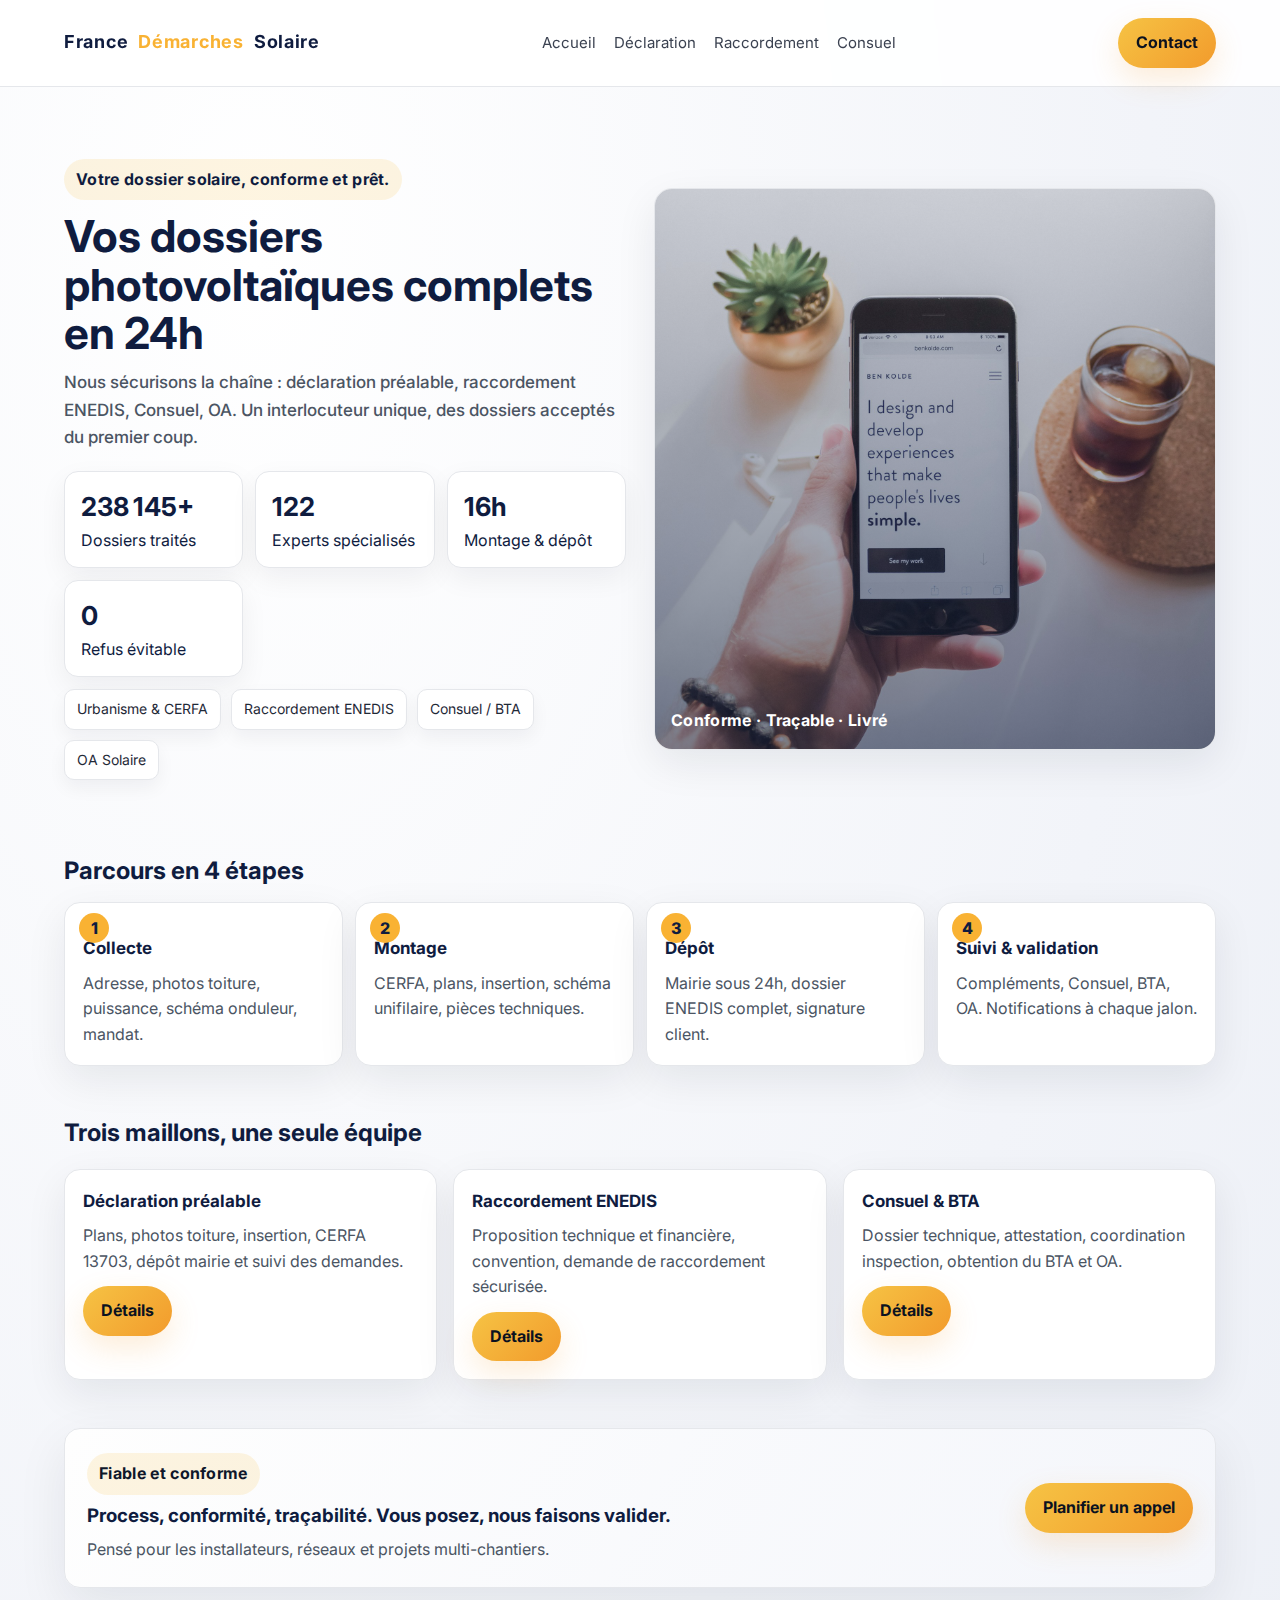
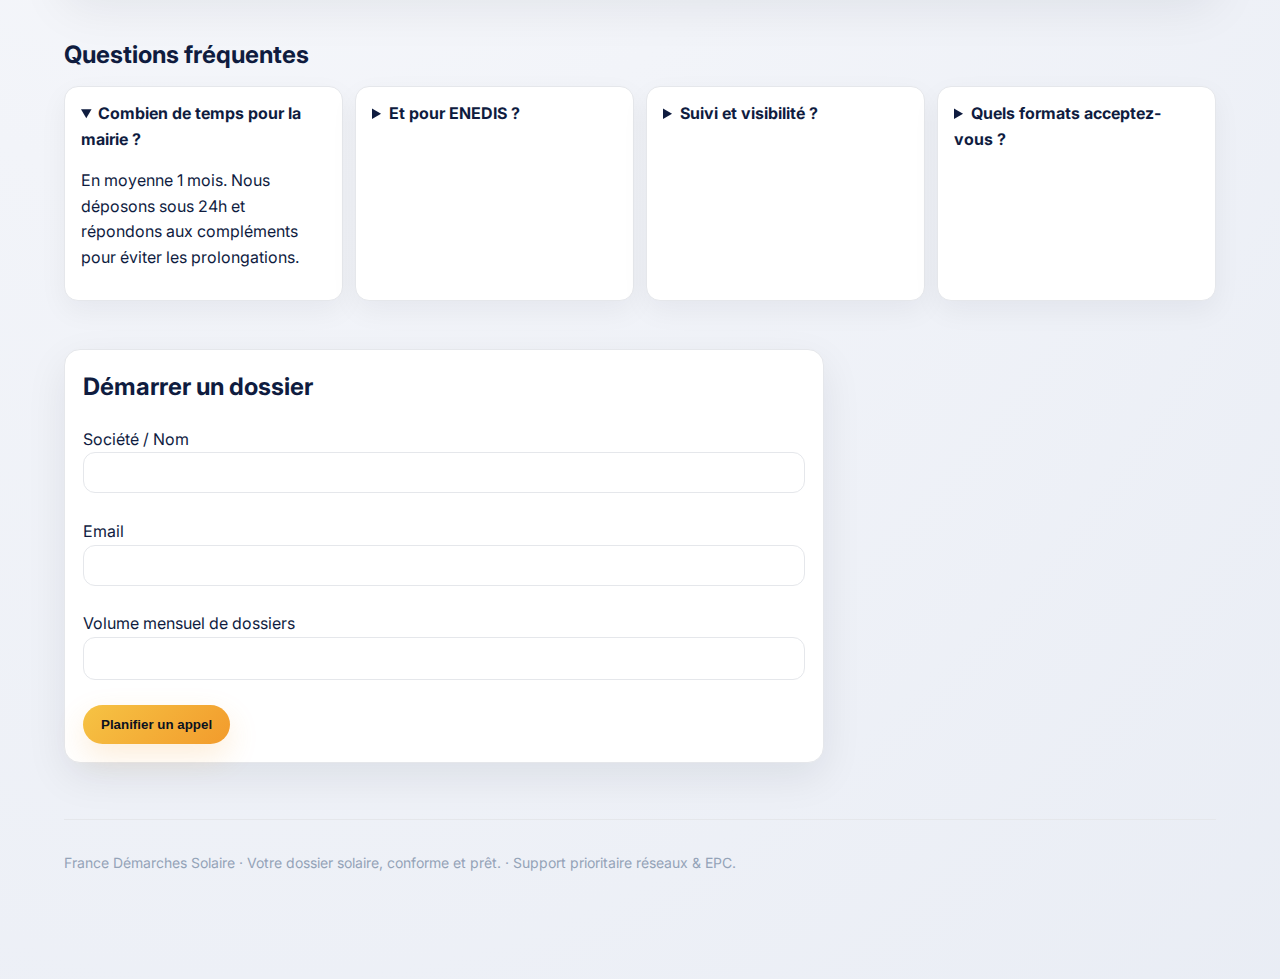
<file: index.html>
<!doctype html>
<html lang="fr">
<head>
  <meta charset="utf-8" />
  <meta name="viewport" content="width=device-width,initial-scale=1" />
  <title>France Démarches Solaire · Vos dossiers photovoltaïques</title>
  <link rel="stylesheet" href="style.css" />
  <link rel="preconnect" href="https://fonts.googleapis.com">
  <link rel="preconnect" href="https://fonts.gstatic.com" crossorigin>
  <link href="https://fonts.googleapis.com/css2?family=Inter:wght@400;500;600;700&family=Space+Grotesk:wght@500;600&display=swap" rel="stylesheet">
  <link rel="icon" type="image/x-icon" href="favicon.ico">
</head>
<body>
<header>
  <div class="navbar">
    <div class="logo">France <span>Démarches</span> Solaire</div>
    <nav class="nav-links">
      <a href="index.html">Accueil</a>
      <a href="declaration.html">Déclaration</a>
      <a href="raccordement.html">Raccordement</a>
      <a href="consuel.html">Consuel</a>
    </nav>
    <a class="button" href="#contact">Contact</a>
  </div>
</header>
<main>
  <section class="hero">
    <div>
      <div class="tag">Votre dossier solaire, conforme et prêt.</div>
      <h1>Vos dossiers photovoltaïques complets en 24h</h1>
      <p class="hero-subtitle">Nous sécurisons la chaîne : déclaration préalable, raccordement ENEDIS, Consuel, OA. Un interlocuteur unique, des dossiers acceptés du premier coup.</p>
      <div class="stats" id="live-stats-home">
        <div class="stat"><strong id="stat-dossiers">0</strong>Dossiers traités</div>
        <div class="stat"><strong id="stat-experts">0</strong>Experts spécialisés</div>
        <div class="stat"><strong id="stat-delai-home">0h</strong>Montage & dépôt</div>
        <div class="stat"><strong id="stat-refus">0</strong>Refus évitable</div>
      </div>
      <div class="badge-stack">
        <div class="badge">Urbanisme & CERFA</div>
        <div class="badge">Raccordement ENEDIS</div>
        <div class="badge">Consuel / BTA</div>
        <div class="badge">OA Solaire</div>
      </div>
    </div>
    <div class="hero-visual card" aria-label="Parc solaire">
      <img src="assets/hero-accueil.jpg" alt="Champ de panneaux photovoltaïques avec technicien">
      <div class="hero-visual-overlay"></div>
      <div class="hero-visual-text">Conforme · Traçable · Livré</div>
    </div>
  </section>

  <h2 class="section-title">Parcours en 4 étapes</h2>
  <div class="pipeline">
    <div class="card"><h3>Collecte</h3><p>Adresse, photos toiture, puissance, schéma onduleur, mandat.</p></div>
    <div class="card"><h3>Montage</h3><p>CERFA, plans, insertion, schéma unifilaire, pièces techniques.</p></div>
    <div class="card"><h3>Dépôt</h3><p>Mairie sous 24h, dossier ENEDIS complet, signature client.</p></div>
    <div class="card"><h3>Suivi & validation</h3><p>Compléments, Consuel, BTA, OA. Notifications à chaque jalon.</p></div>
  </div>

  <h2 class="section-title">Trois maillons, une seule équipe</h2>
  <div class="card-grid">
    <div class="card">
      <h3>Déclaration préalable</h3>
      <p>Plans, photos toiture, insertion, CERFA 13703, dépôt mairie et suivi des demandes.</p>
      <a class="button" style="margin-top:12px; display:inline-block;" href="declaration.html">Détails</a>
    </div>
    <div class="card">
      <h3>Raccordement ENEDIS</h3>
      <p>Proposition technique et financière, convention, demande de raccordement sécurisée.</p>
      <a class="button" style="margin-top:12px; display:inline-block;" href="raccordement.html">Détails</a>
    </div>
    <div class="card">
      <h3>Consuel & BTA</h3>
      <p>Dossier technique, attestation, coordination inspection, obtention du BTA et OA.</p>
      <a class="button" style="margin-top:12px; display:inline-block;" href="consuel.html">Détails</a>
    </div>
  </div>

  <div class="band">
    <div>
      <div class="tag" style="background:rgba(246,195,68,0.16); color:#0f172a;">Fiable et conforme</div>
      <h3 style="margin:6px 0 6px;">Process, conformité, traçabilité. Vous posez, nous faisons valider.</h3>
      <p style="margin:0; color:#4b5563;">Pensé pour les installateurs, réseaux et projets multi-chantiers.</p>
    </div>
    <a class="button" href="#contact">Planifier un appel</a>
  </div>

  <h2 class="section-title">Questions fréquentes</h2>
  <div class="faq">
    <details open><summary>Combien de temps pour la mairie ?</summary><p>En moyenne 1 mois. Nous déposons sous 24h et répondons aux compléments pour éviter les prolongations.</p></details>
    <details><summary>Et pour ENEDIS ?</summary><p>Les délais varient par zone. Notre dossier complet réduit les allers-retours et sécurise la PTF.</p></details>
    <details><summary>Suivi et visibilité ?</summary><p>Tableau de bord avec jalons : dépôt, réponse mairie, PTF, Consuel, BTA, OA.</p></details>
    <details><summary>Quels formats acceptez-vous ?</summary><p>PDF haute résolution pour plans/photos, schémas unifilaires, CCTP. Nous pouvons redresser/normaliser.</p></details>
  </div>

  <section id="contact" style="margin-top:48px;">
    <div class="card" style="max-width:760px;">
      <h2 style="margin-top:0;">Démarrer un dossier</h2>
      <form>
        <label>Société / Nom<br><input required style="width:100%;padding:12px;border-radius:12px;border:1px solid var(--line);background:rgba(255,255,255,0.05);color:#fff;"></label><br><br>
        <label>Email<br><input type="email" required style="width:100%;padding:12px;border-radius:12px;border:1px solid var(--line);background:rgba(255,255,255,0.05);color:#fff;"></label><br><br>
        <label>Volume mensuel de dossiers<br>
          <select style="width:100%;padding:12px;border-radius:12px;border:1px solid var(--line);background:rgba(255,255,255,0.05);color:#fff;">
            <option>1-5</option><option>6-20</option><option>21-50</option><option>50+</option>
          </select>
        </label><br><br>
        <button type="submit" class="button">Planifier un appel</button>
      </form>
    </div>
  </section>

  <div class="footer">France Démarches Solaire · Votre dossier solaire, conforme et prêt. · Support prioritaire réseaux & EPC.</div>
</main>
<script>
function countUp(el, target, suffix=''){ 
  const duration = 1200; 
  const start = performance.now();
  function tick(now){
    const p = Math.min((now-start)/duration,1);
    const val = Math.floor(target*p);
    el.textContent = val.toLocaleString('fr-FR') + suffix;
    if(p<1) requestAnimationFrame(tick);
  }
  requestAnimationFrame(tick);
}
document.addEventListener('DOMContentLoaded', () => {
  countUp(document.getElementById('stat-dossiers'), 350000, '+');
  countUp(document.getElementById('stat-experts'), 180);
  countUp(document.getElementById('stat-delai-home'), 24, 'h');
  document.getElementById('stat-refus').textContent = '0';
});
</script>
</body>
</html>
</file>
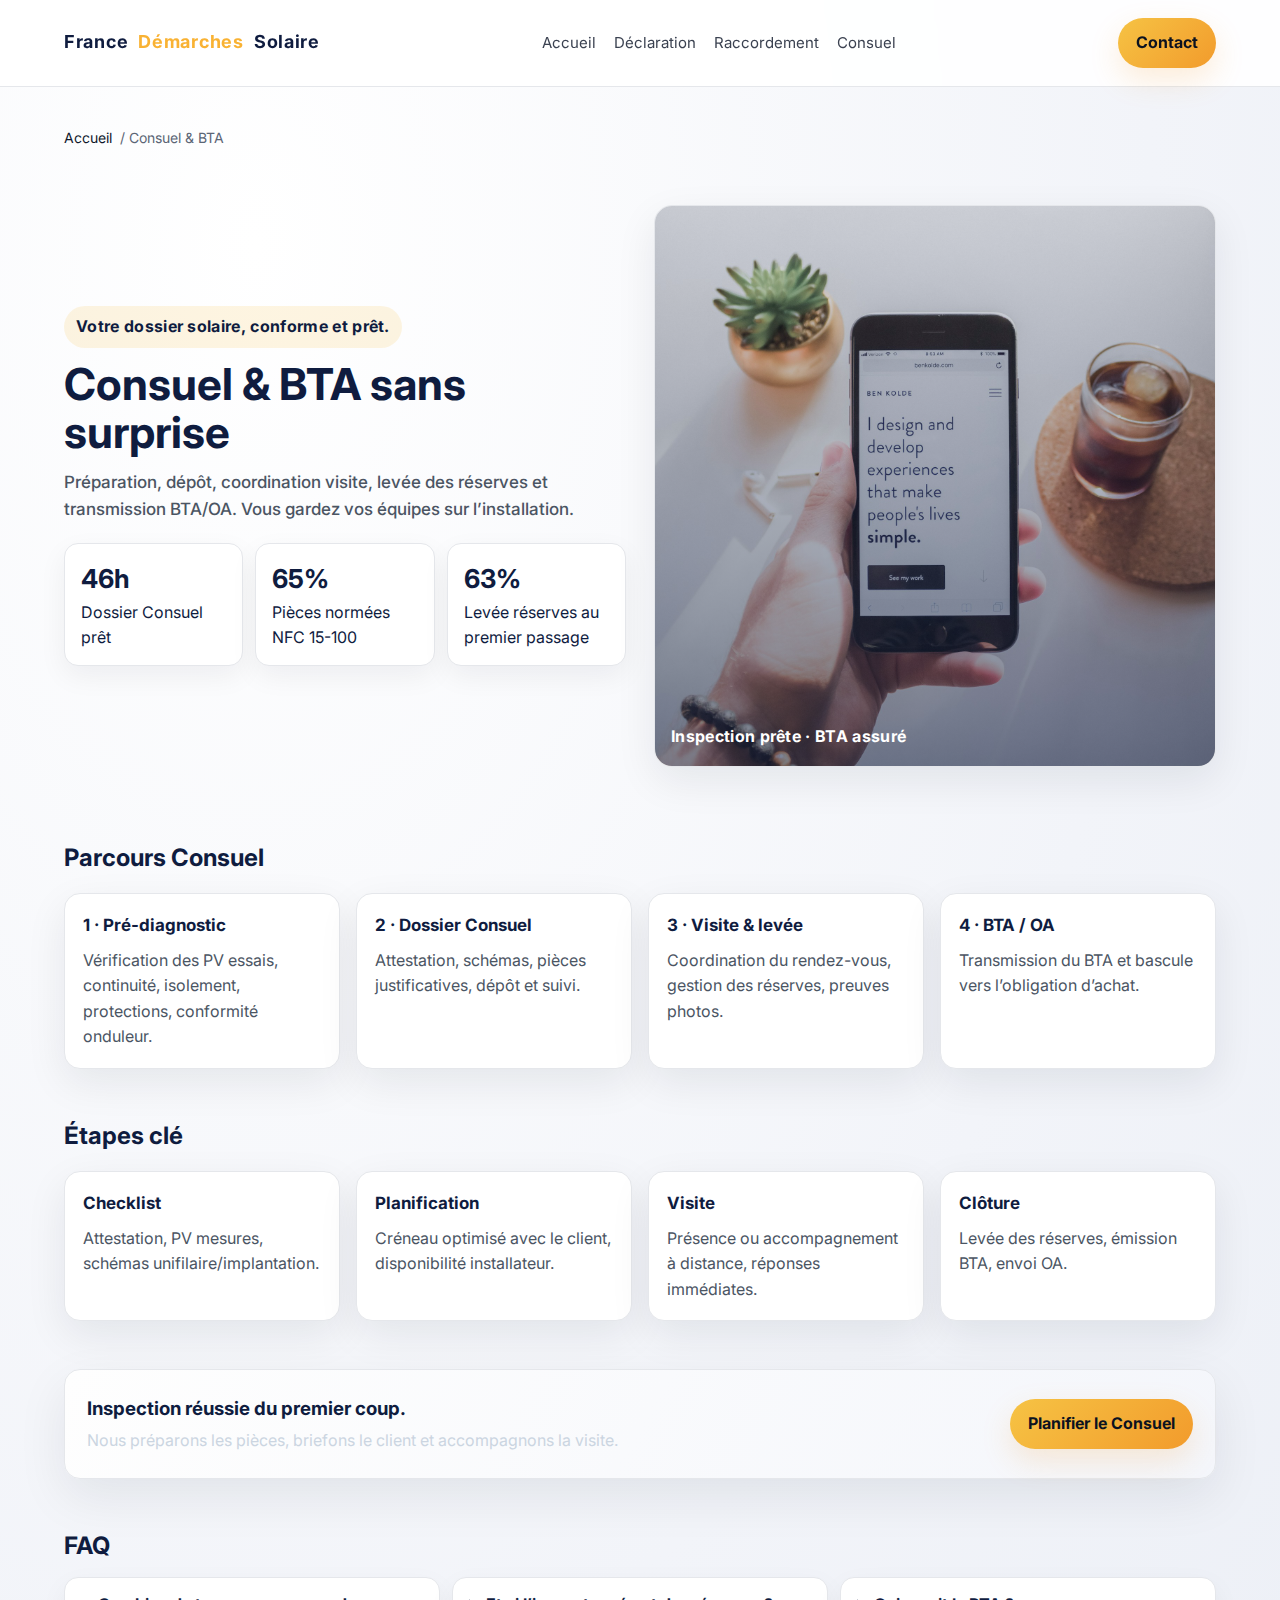
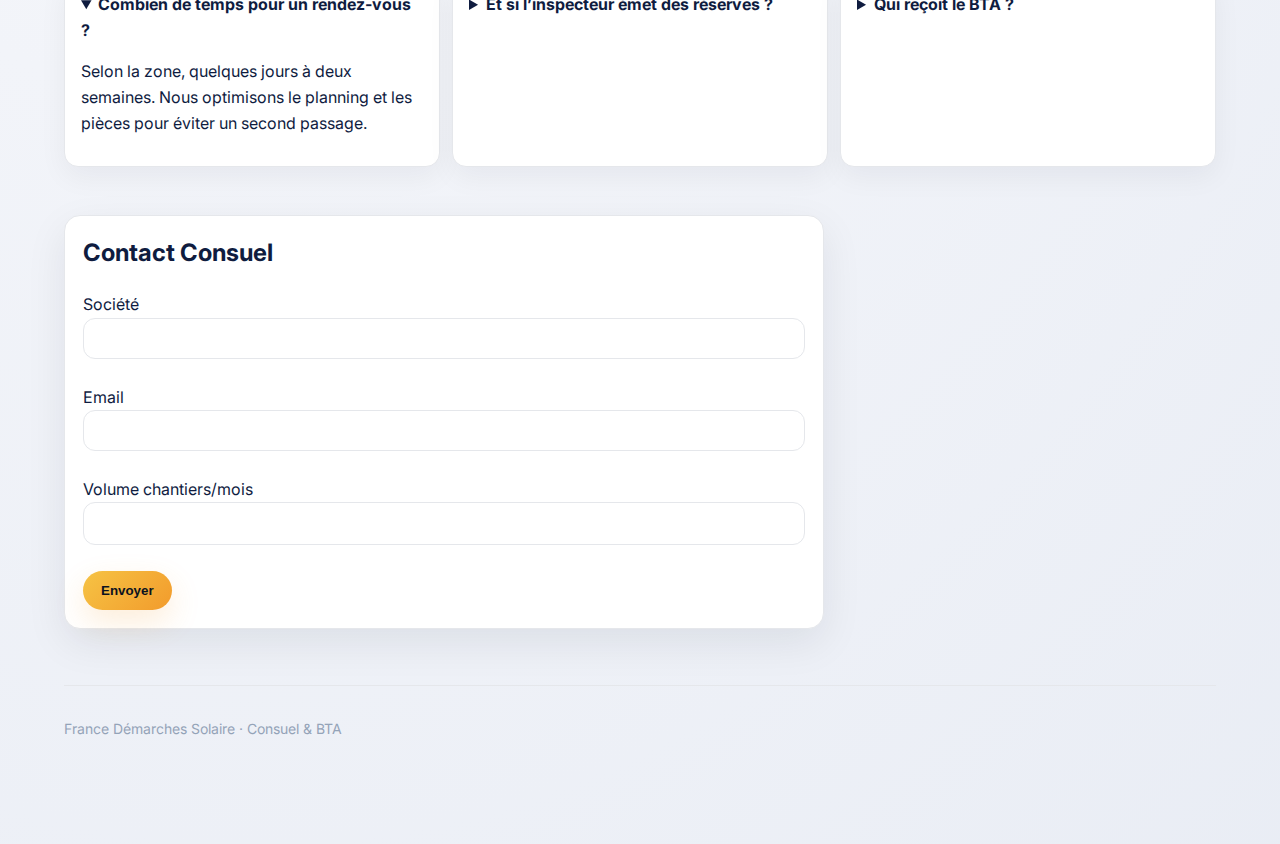
<file: consuel.html>
<!doctype html>
<html lang="fr">
<head>
  <meta charset="utf-8" />
  <meta name="viewport" content="width=device-width,initial-scale=1" />
  <title>Consuel & BTA photovoltaïque · France Démarches Solaire</title>
  <link rel="stylesheet" href="style.css" />
  <link rel="preconnect" href="https://fonts.googleapis.com">
  <link rel="preconnect" href="https://fonts.gstatic.com" crossorigin>
  <link href="https://fonts.googleapis.com/css2?family=Inter:wght@400;500;600;700&family=Space+Grotesk:wght@500;600&display=swap" rel="stylesheet">
  <link rel="icon" type="image/x-icon" href="favicon.ico">
</head>
<body>
<header>
  <div class="navbar">
    <div class="logo">France <span>Démarches</span> Solaire</div>
    <nav class="nav-links">
      <a href="index.html">Accueil</a>
      <a href="declaration.html">Déclaration</a>
      <a href="raccordement.html">Raccordement</a>
      <a href="consuel.html">Consuel</a>
    </nav>
    <a class="button" href="#contact">Contact</a>
  </div>
</header>
<main>
  <div class="crumbs"><a href="index.html">Accueil</a> / Consuel & BTA</div>
  <section class="hero">
    <div>
      <div class="tag">Votre dossier solaire, conforme et prêt.</div>
      <h1>Consuel & BTA sans surprise</h1>
      <p class="hero-subtitle">Préparation, dépôt, coordination visite, levée des réserves et transmission BTA/OA. Vous gardez vos équipes sur l’installation.</p>
      <div class="stats" id="live-stats">
        <div class="stat"><strong id="stat-delai">0h</strong>Dossier Consuel prêt</div>
        <div class="stat"><strong id="stat-conformite">0%</strong>Pièces normées NFC 15-100</div>
        <div class="stat"><strong id="stat-reserves">0%</strong>Levée réserves au premier passage</div>
      </div>
    </div>
    <div class="hero-visual card" aria-label="Inspection Consuel">
      <img src="assets/hero-accueil.jpg" alt="Inspection électrique d'une installation photovoltaïque">
      <div class="hero-visual-overlay"></div>
      <div class="hero-visual-text">Inspection prête · BTA assuré</div>
    </div>
  </section>

  <h2 class="section-title">Parcours Consuel</h2>
  <div class="card-grid">
    <div class="card"><h3>1 · Pré-diagnostic</h3><p>Vérification des PV essais, continuité, isolement, protections, conformité onduleur.</p></div>
    <div class="card"><h3>2 · Dossier Consuel</h3><p>Attestation, schémas, pièces justificatives, dépôt et suivi.</p></div>
    <div class="card"><h3>3 · Visite & levée</h3><p>Coordination du rendez-vous, gestion des réserves, preuves photos.</p></div>
    <div class="card"><h3>4 · BTA / OA</h3><p>Transmission du BTA et bascule vers l’obligation d’achat.</p></div>
  </div>

  <h2 class="section-title">Étapes clé</h2>
  <div class="card-grid">
    <div class="card"><h3>Checklist</h3><p>Attestation, PV mesures, schémas unifilaire/implantation.</p></div>
    <div class="card"><h3>Planification</h3><p>Créneau optimisé avec le client, disponibilité installateur.</p></div>
    <div class="card"><h3>Visite</h3><p>Présence ou accompagnement à distance, réponses immédiates.</p></div>
    <div class="card"><h3>Clôture</h3><p>Levée des réserves, émission BTA, envoi OA.</p></div>
  </div>

  <div class="band">
    <div>
      <h3 style="margin:0;">Inspection réussie du premier coup.</h3>
      <p style="margin:4px 0 0; color:#cbd5e1;">Nous préparons les pièces, briefons le client et accompagnons la visite.</p>
    </div>
    <a class="button" href="#contact">Planifier le Consuel</a>
  </div>

  <h2 class="section-title">FAQ</h2>
  <div class="faq">
    <details open><summary>Combien de temps pour un rendez-vous ?</summary><p>Selon la zone, quelques jours à deux semaines. Nous optimisons le planning et les pièces pour éviter un second passage.</p></details>
    <details><summary>Et si l’inspecteur émet des réserves ?</summary><p>Nous documentons, corrigeons et renvoyons les preuves pour lever les réserves sans délai.</p></details>
    <details><summary>Qui reçoit le BTA ?</summary><p>Nous le transmettons à vous et à votre acheteur (OA) pour enclencher la facturation.</p></details>
  </div>

  <section id="contact" style="margin-top:48px;">
    <div class="card" style="max-width:760px;">
      <h2 style="margin-top:0;">Contact Consuel</h2>
      <form>
        <label>Société<br><input required style="width:100%;padding:12px;border-radius:12px;border:1px solid var(--line);background:rgba(255,255,255,0.05);color:#fff;"></label><br><br>
        <label>Email<br><input type="email" required style="width:100%;padding:12px;border-radius:12px;border:1px solid var(--line);background:rgba(255,255,255,0.05);color:#fff;"></label><br><br>
        <label>Volume chantiers/mois<br>
          <select style="width:100%;padding:12px;border-radius:12px;border:1px solid var(--line);background:rgba(255,255,255,0.05);color:#fff;">
            <option>1-5</option><option>6-20</option><option>21-50</option><option>50+</option>
          </select>
        </label><br><br>
        <button type="submit" class="button">Envoyer</button>
      </form>
    </div>
  </section>

  <div class="footer">France Démarches Solaire · Consuel & BTA</div>
</main>
<script>
function countUp(el, target, suffix=''){ const d=1200,s=performance.now();function t(n){const p=Math.min((n-s)/d,1);el.textContent=Math.floor(target*p)+suffix;if(p<1)requestAnimationFrame(t);}requestAnimationFrame(t);}
document.addEventListener('DOMContentLoaded',()=>{countUp(document.getElementById('stat-delai'),72,'h');countUp(document.getElementById('stat-conformite'),100,'%');countUp(document.getElementById('stat-reserves'),98,'%');});
</script>
</body>
</html>
</file>
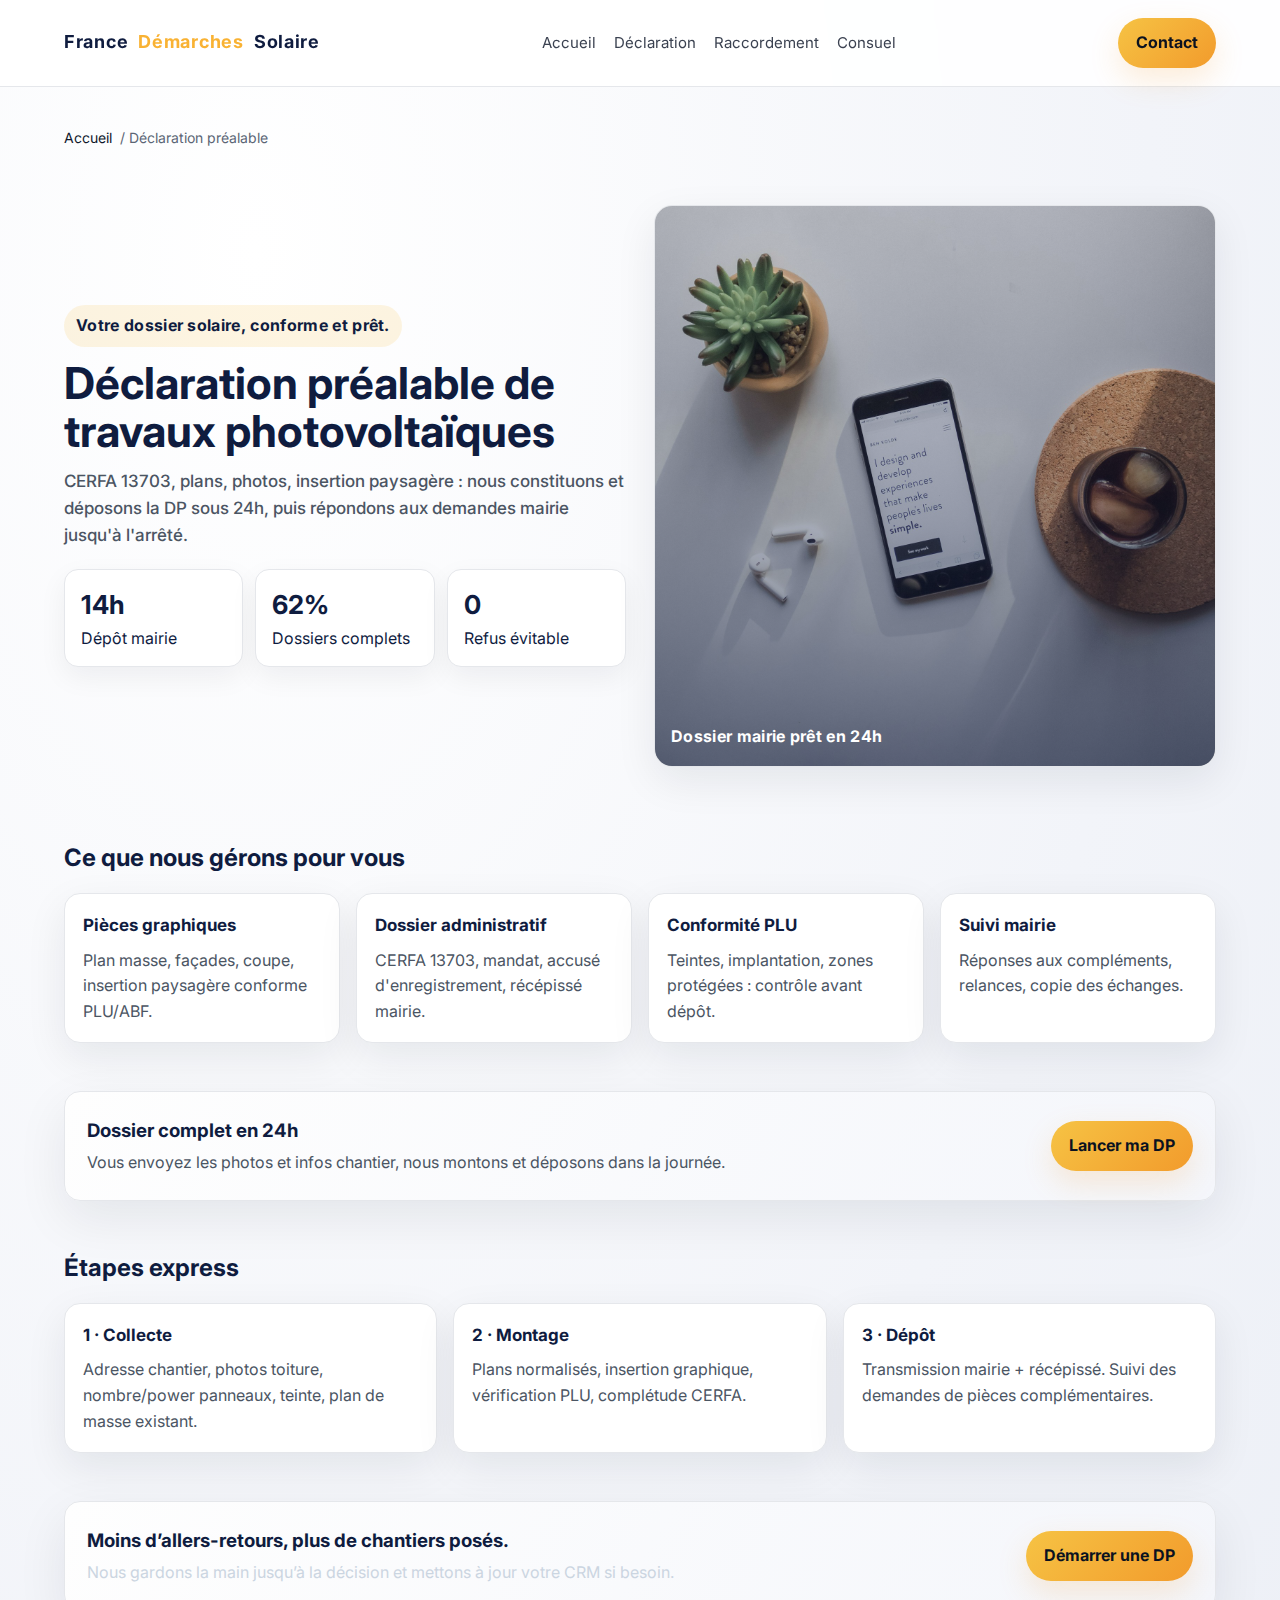
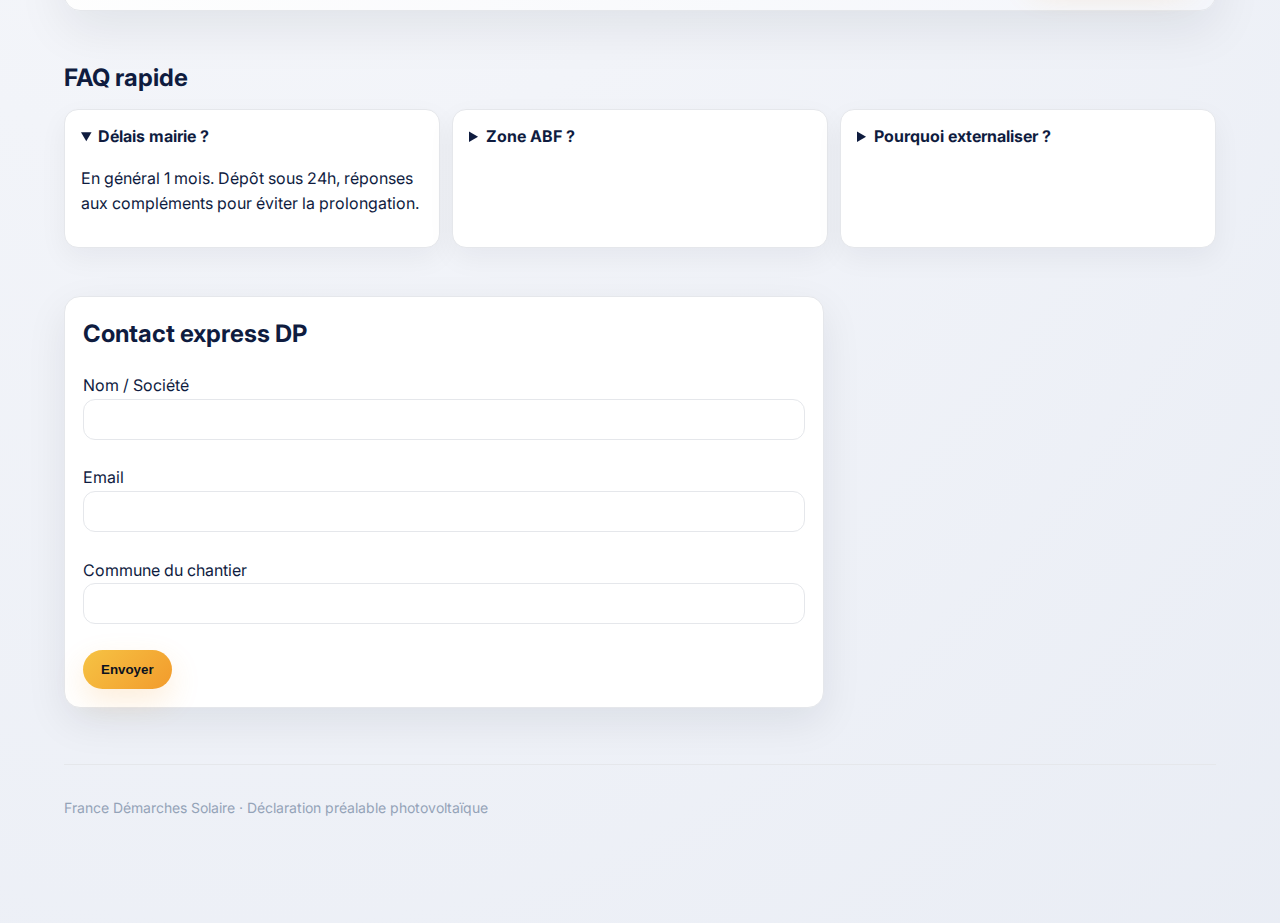
<file: declaration.html>
<!doctype html>
<html lang="fr">
<head>
  <meta charset="utf-8" />
  <meta name="viewport" content="width=device-width,initial-scale=1" />
  <title>Déclaration préalable photovoltaïque · France Démarches Solaire</title>
  <link rel="stylesheet" href="style.css" />
  <link rel="preconnect" href="https://fonts.googleapis.com">
  <link rel="preconnect" href="https://fonts.gstatic.com" crossorigin>
  <link href="https://fonts.googleapis.com/css2?family=Inter:wght@400;500;600;700&family=Space+Grotesk:wght@500;600&display=swap" rel="stylesheet">
  <link rel="icon" type="image/x-icon" href="favicon.ico">
</head>
<body>
<header>
  <div class="navbar">
    <div class="logo">France <span>Démarches</span> Solaire</div>
    <nav class="nav-links">
      <a href="index.html">Accueil</a>
      <a href="declaration.html">Déclaration</a>
      <a href="raccordement.html">Raccordement</a>
      <a href="consuel.html">Consuel</a>
    </nav>
    <a class="button" href="#contact">Contact</a>
  </div>
</header>
<main>
  <div class="crumbs"><a href="index.html">Accueil</a> / Déclaration préalable</div>
  <section class="hero">
    <div>
      <div class="tag">Votre dossier solaire, conforme et prêt.</div>
      <h1>Déclaration préalable de travaux photovoltaïques</h1>
      <p class="hero-subtitle">CERFA 13703, plans, photos, insertion paysagère : nous constituons et déposons la DP sous 24h, puis répondons aux demandes mairie jusqu'à l'arrêté.</p>
      <div class="stats" id="live-stats-dp">
        <div class="stat"><strong id="stat-delai-dp">0h</strong>Dépôt mairie</div>
        <div class="stat"><strong id="stat-complet">0%</strong>Dossiers complets</div>
        <div class="stat"><strong id="stat-refus-dp">0</strong>Refus évitable</div>
      </div>
    </div>
    <div class="hero-visual card" aria-label="Dossier mairie">
      <img src="assets/hero-dp.jpg" alt="Panneaux solaires intégrés sur toiture résidentielle">
      <div class="hero-visual-overlay"></div>
      <div class="hero-visual-text">Dossier mairie prêt en 24h</div>
    </div>
  </section>

  <h2 class="section-title">Ce que nous gérons pour vous</h2>
  <div class="card-grid">
    <div class="card"><h3>Pièces graphiques</h3><p>Plan masse, façades, coupe, insertion paysagère conforme PLU/ABF.</p></div>
    <div class="card"><h3>Dossier administratif</h3><p>CERFA 13703, mandat, accusé d'enregistrement, récépissé mairie.</p></div>
    <div class="card"><h3>Conformité PLU</h3><p>Teintes, implantation, zones protégées : contrôle avant dépôt.</p></div>
    <div class="card"><h3>Suivi mairie</h3><p>Réponses aux compléments, relances, copie des échanges.</p></div>
  </div>

  <div class="band">
    <div>
      <h3 style="margin:0;">Dossier complet en 24h</h3>
      <p style="margin:4px 0 0; color:#4b5563;">Vous envoyez les photos et infos chantier, nous montons et déposons dans la journée.</p>
    </div>
    <a class="button" href="#contact">Lancer ma DP</a>
  </div>

  <h2 class="section-title">Étapes express</h2>
  <div class="card-grid">
    <div class="card"><h3>1 · Collecte</h3><p>Adresse chantier, photos toiture, nombre/power panneaux, teinte, plan de masse existant.</p></div>
    <div class="card"><h3>2 · Montage</h3><p>Plans normalisés, insertion graphique, vérification PLU, complétude CERFA.</p></div>
    <div class="card"><h3>3 · Dépôt</h3><p>Transmission mairie + récépissé. Suivi des demandes de pièces complémentaires.</p></div>
  </div>

  <div class="band">
    <div>
      <h3 style="margin:0;">Moins d’allers-retours, plus de chantiers posés.</h3>
      <p style="margin:4px 0 0; color:#cbd5e1;">Nous gardons la main jusqu’à la décision et mettons à jour votre CRM si besoin.</p>
    </div>
    <a class="button" href="#contact">Démarrer une DP</a>
  </div>

  <h2 class="section-title">FAQ rapide</h2>
  <div class="faq">
    <details open><summary>Délais mairie ?</summary><p>En général 1 mois. Dépôt sous 24h, réponses aux compléments pour éviter la prolongation.</p></details>
    <details><summary>Zone ABF ?</summary><p>Nous adaptons insertion, coloris et gabarits selon prescriptions locales avant dépôt.</p></details>
    <details><summary>Pourquoi externaliser ?</summary><p>Gain de temps, taux d'acceptation, traçabilité des échanges et pièces centralisées.</p></details>
  </div>

  <section id="contact" style="margin-top:48px;">
    <div class="card" style="max-width:760px;">
      <h2 style="margin-top:0;">Contact express DP</h2>
      <form>
        <label>Nom / Société<br><input required style="width:100%;padding:12px;border-radius:12px;border:1px solid var(--line);background:rgba(255,255,255,0.05);color:#fff;"></label><br><br>
        <label>Email<br><input type="email" required style="width:100%;padding:12px;border-radius:12px;border:1px solid var(--line);background:rgba(255,255,255,0.05);color:#fff;"></label><br><br>
        <label>Commune du chantier<br><input style="width:100%;padding:12px;border-radius:12px;border:1px solid var(--line);background:rgba(255,255,255,0.05);color:#fff;"></label><br><br>
        <button type="submit" class="button">Envoyer</button>
      </form>
    </div>
  </section>

  <div class="footer">France Démarches Solaire · Déclaration préalable photovoltaïque</div>
</main>
<script>
function countUp(el, target, suffix=''){ const d=1200,s=performance.now();function t(n){const p=Math.min((n-s)/d,1);el.textContent=Math.floor(target*p)+(suffix);if(p<1)requestAnimationFrame(t);}requestAnimationFrame(t);}
document.addEventListener('DOMContentLoaded',()=>{countUp(document.getElementById('stat-delai-dp'),24,'h');countUp(document.getElementById('stat-complet'),100,'%');document.getElementById('stat-refus-dp').textContent='0';});
</script>
</body>
</html>
</file>
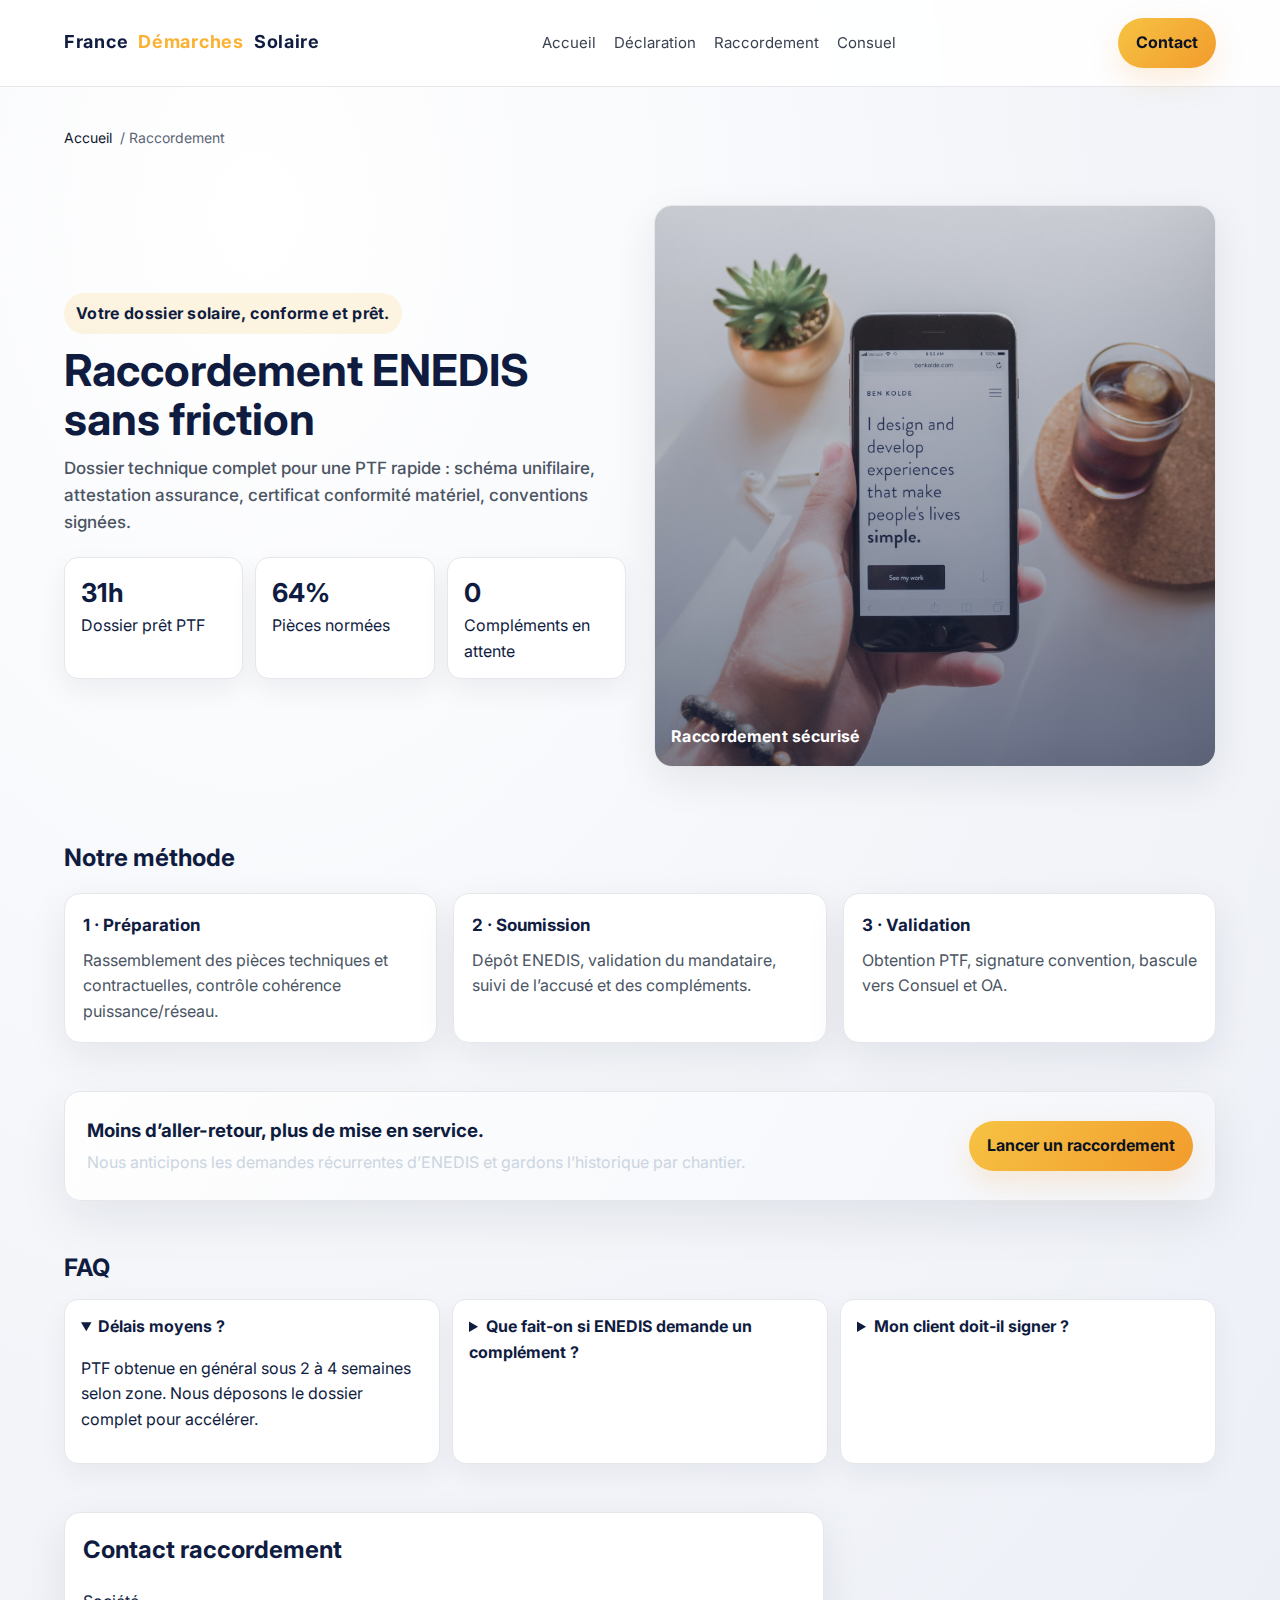
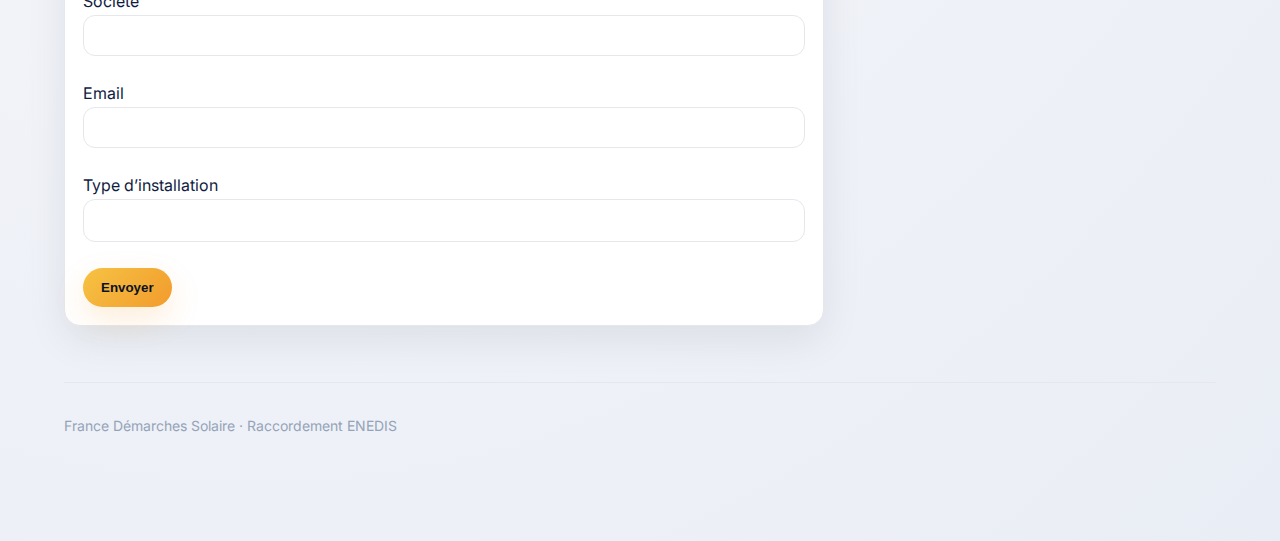
<file: raccordement.html>
<!doctype html>
<html lang="fr">
<head>
  <meta charset="utf-8" />
  <meta name="viewport" content="width=device-width,initial-scale=1" />
  <title>Raccordement panneaux solaires · France Démarches Solaire</title>
  <link rel="stylesheet" href="style.css" />
  <link rel="preconnect" href="https://fonts.googleapis.com">
  <link rel="preconnect" href="https://fonts.gstatic.com" crossorigin>
  <link href="https://fonts.googleapis.com/css2?family=Inter:wght@400;500;600;700&family=Space+Grotesk:wght@500;600&display=swap" rel="stylesheet">
  <link rel="icon" type="image/x-icon" href="favicon.ico">
</head>
<body>
<header>
  <div class="navbar">
    <div class="logo">France <span>Démarches</span> Solaire</div>
    <nav class="nav-links">
      <a href="index.html">Accueil</a>
      <a href="declaration.html">Déclaration</a>
      <a href="raccordement.html">Raccordement</a>
      <a href="consuel.html">Consuel</a>
    </nav>
    <a class="button" href="#contact">Contact</a>
  </div>
</header>
<main>
  <div class="crumbs"><a href="index.html">Accueil</a> / Raccordement</div>
  <section class="hero">
    <div>
      <div class="tag">Votre dossier solaire, conforme et prêt.</div>
      <h1>Raccordement ENEDIS sans friction</h1>
      <p class="hero-subtitle">Dossier technique complet pour une PTF rapide : schéma unifilaire, attestation assurance, certificat conformité matériel, conventions signées.</p>
      <div class="stats" id="live-stats-rac">
        <div class="stat"><strong id="stat-ptf">0h</strong>Dossier prêt PTF</div>
        <div class="stat"><strong id="stat-pieces">0%</strong>Pièces normées</div>
        <div class="stat"><strong id="stat-complements">0</strong>Compléments en attente</div>
      </div>
    </div>
    <div class="hero-visual card" aria-label="Raccordement ENEDIS">
      <img src="assets/hero-accueil.jpg" alt="Technicien raccordant un champ photovoltaïque">
      <div class="hero-visual-overlay"></div>
      <div class="hero-visual-text">Raccordement sécurisé</div>
    </div>
  </section>

  <h2 class="section-title">Notre méthode</h2>
  <div class="card-grid">
    <div class="card"><h3>1 · Préparation</h3><p>Rassemblement des pièces techniques et contractuelles, contrôle cohérence puissance/réseau.</p></div>
    <div class="card"><h3>2 · Soumission</h3><p>Dépôt ENEDIS, validation du mandataire, suivi de l’accusé et des compléments.</p></div>
    <div class="card"><h3>3 · Validation</h3><p>Obtention PTF, signature convention, bascule vers Consuel et OA.</p></div>
  </div>

  <div class="band">
    <div>
      <h3 style="margin:0;">Moins d’aller-retour, plus de mise en service.</h3>
      <p style="margin:4px 0 0; color:#cbd5e1;">Nous anticipons les demandes récurrentes d’ENEDIS et gardons l’historique par chantier.</p>
    </div>
    <a class="button" href="#contact">Lancer un raccordement</a>
  </div>

  <h2 class="section-title">FAQ</h2>
  <div class="faq">
    <details open><summary>Délais moyens ?</summary><p>PTF obtenue en général sous 2 à 4 semaines selon zone. Nous déposons le dossier complet pour accélérer.</p></details>
    <details><summary>Que fait-on si ENEDIS demande un complément ?</summary><p>Nous répondons directement (schéma, certificats, photos coffret) et vous notons dans le suivi.</p></details>
    <details><summary>Mon client doit-il signer ?</summary><p>Oui, mandat et convention. Nous proposons la signature électronique intégrée.</p></details>
  </div>

  <section id="contact" style="margin-top:48px;">
    <div class="card" style="max-width:760px;">
      <h2 style="margin-top:0;">Contact raccordement</h2>
      <form>
        <label>Société<br><input required style="width:100%;padding:12px;border-radius:12px;border:1px solid var(--line);background:rgba(255,255,255,0.05);color:#fff;"></label><br><br>
        <label>Email<br><input type="email" required style="width:100%;padding:12px;border-radius:12px;border:1px solid var(--line);background:rgba(255,255,255,0.05);color:#fff;"></label><br><br>
        <label>Type d’installation<br>
          <select style="width:100%;padding:12px;border-radius:12px;border:1px solid var(--line);background:rgba(255,255,255,0.05);color:#fff;">
            <option>Résidentiel</option><option>Petit tertiaire</option><option>Grand tertiaire</option><option>Agri</option>
          </select>
        </label><br><br>
        <button type="submit" class="button">Envoyer</button>
      </form>
    </div>
  </section>

  <div class="footer">France Démarches Solaire · Raccordement ENEDIS</div>
</main>
<script>
function countUp(el, target, suffix=''){const d=1200,s=performance.now();function t(n){const p=Math.min((n-s)/d,1);el.textContent=Math.floor(target*p)+suffix;if(p<1)requestAnimationFrame(t);}requestAnimationFrame(t);}
document.addEventListener('DOMContentLoaded',()=>{countUp(document.getElementById('stat-ptf'),48,'h');countUp(document.getElementById('stat-pieces'),100,'%');document.getElementById('stat-complements').textContent='0';});
</script>
</body>
</html>
</file>
<file: style.css>
:root {
  /* Palette inspirée de Qualiwatt : bleu profond + jaune solaire */
  --bg: #f8fafc;
  --ink: #0f1c3f;
  --navy: #0f1c3f;
  --gold: #f9b233;
  --sand: #ffffff;
  --slate: #4b5563;
  --card: #ffffff;
  --line: #e5e7eb;
  --radius: 16px;
  --shadow: 0 14px 40px rgba(15,23,42,0.08);
}
* { box-sizing: border-box; }
body {
  margin: 0;
  font-family: 'Inter', 'Space Grotesk', system-ui, -apple-system, sans-serif;
  background: radial-gradient(140% 120% at 20% 10%, #ffffff 0%, #f2f4f9 50%, #e8ecf4 100%);
  color: var(--ink);
  line-height: 1.6;
}
a { color: inherit; text-decoration: none; }
header {
  position: sticky;
  top: 0;
  z-index: 20;
  backdrop-filter: blur(10px);
  background: rgba(255,255,255,0.9);
  border-bottom: 1px solid var(--line);
}
.navbar {
  max-width: 1200px;
  margin: 0 auto;
  padding: 18px 24px;
  display: flex;
  align-items: center;
  justify-content: space-between;
}
.logo {
  font-weight: 700;
  letter-spacing: 0.04em;
  font-size: 18px;
  display: flex;
  align-items: center;
  gap: 10px;
}
.logo span { color: var(--gold); }
.nav-links { display: flex; gap: 18px; font-size: 15px; color: #3b4251; }
.button {
  background: linear-gradient(135deg, #f6c344, #f29b2c);
  color: #0b1220;
  border: none;
  padding: 12px 18px;
  border-radius: 999px;
  font-weight: 700;
  cursor: pointer;
  box-shadow: 0 12px 30px rgba(242,155,44,0.18);
  transition: transform .15s ease;
}
.button:hover { transform: translateY(-2px); }
main { max-width: 1200px; margin: 0 auto; padding: 32px 24px 72px; }
.hero {
  display: grid;
  grid-template-columns: repeat(auto-fit, minmax(300px, 1fr));
  gap: 28px;
  padding: 40px 0 24px;
  align-items: center;
}
.tag {
  display: inline-flex;
  align-items: center;
  gap: 8px;
  padding: 8px 12px;
  border-radius: 999px;
  background: rgba(246,195,68,0.16);
  color: var(--navy);
  font-weight: 700;
  letter-spacing: 0.02em;
}
.hero h1 { margin: 12px 0 12px; font-size: clamp(32px, 4vw, 44px); line-height: 1.1; }
.hero p { color: #4b5563; margin: 0 0 20px; font-size: 17px; }
.stats { display: grid; grid-template-columns: repeat(auto-fit, minmax(160px,1fr)); gap: 12px; }
.stat { padding: 14px 16px; border: 1px solid var(--line); border-radius: 14px; background: #fff; box-shadow: 0 10px 28px rgba(15,23,42,0.06); }
.stat strong { display: block; font-size: 26px; color: var(--navy); }
.card-grid { display: grid; grid-template-columns: repeat(auto-fit, minmax(240px,1fr)); gap: 16px; margin-top: 16px; }
.card {
  background: #fff;
  border: 1px solid var(--line);
  border-radius: var(--radius);
  padding: 18px;
  box-shadow: var(--shadow);
}
.card h3 { margin: 0 0 8px; font-size: 17px; color: var(--navy); }
.card p { margin: 0; color: #4b5563; }
.section-title { font-size: 24px; margin: 48px 0 12px; }
.band {
  margin: 48px 0;
  padding: 24px 22px;
  background: linear-gradient(120deg, #fefefe, #f4f6fb);
  border: 1px solid var(--line);
  border-radius: var(--radius);
  display: flex;
  align-items: center;
  gap: 16px;
  justify-content: space-between;
  flex-wrap: wrap;
  box-shadow: 0 18px 50px rgba(15,23,42,0.08);
}
.pipeline {
  display: grid;
  grid-template-columns: repeat(auto-fit,minmax(220px,1fr));
  gap: 12px;
  counter-reset: step;
}
.pipeline .card {
  position: relative;
  padding-top: 32px;
}
.pipeline .card::before {
  counter-increment: step;
  content: counter(step);
  position: absolute;
  top: 10px; left: 14px;
  width: 30px; height: 30px;
  border-radius: 50%;
  background: var(--gold);
  color: #0f1c3f;
  display: grid;
  place-items: center;
  font-weight: 800;
}
.list { color: #cbd5e1; padding-left: 18px; }
.list li { margin-bottom: 6px; color:#4b5563; }
.faq { display: grid; grid-template-columns: repeat(auto-fit,minmax(260px,1fr)); gap: 12px; }
.faq details { background: #fff; border: 1px solid var(--line); border-radius: 14px; padding: 14px 16px; box-shadow: 0 10px 28px rgba(15,23,42,0.05);} 
.faq summary { cursor: pointer; font-weight: 700; }
.footer { margin: 56px 0 0; padding: 32px 0; color: #94a3b8; border-top: 1px solid var(--line); font-size: 14px; }
.hero-visual {
  border: 1px solid var(--line);
  border-radius: 18px;
  padding: 0;
  min-height: 320px;
  position: relative;
  overflow: hidden;
  box-shadow: var(--shadow);
}
.hero-visual img {
  width: 100%;
  height: 100%;
  object-fit: cover;
  display: block;
}
.hero-visual-overlay {
  position: absolute;
  inset: 0;
  background: linear-gradient(180deg, rgba(15,28,63,0.15) 0%, rgba(15,28,63,0.55) 100%);
}
.hero-visual-text {
  position: absolute;
  bottom: 16px;
  left: 16px;
  color: #fff;
  font-weight: 700;
  letter-spacing: 0.02em;
}
.badge-stack { display: flex; flex-wrap: wrap; gap: 10px; margin-top: 12px; }
.badge { padding: 8px 12px; border-radius: 10px; border: 1px solid var(--line); background: #fff; color: #1f2937; font-size: 14px; box-shadow: 0 8px 18px rgba(15,23,42,0.05); }
.crumbs { display:flex; gap:8px; align-items:center; color:#5b6575; font-size:14px; margin: 8px 0 16px; }
.crumbs a { color:#0f172a; }
.hero-subtitle { color:#4b5563; font-weight:500; }
@media (max-width: 640px){
  .nav-links { display:none; }
  .band { flex-direction: column; align-items: flex-start; }
}
</file>
